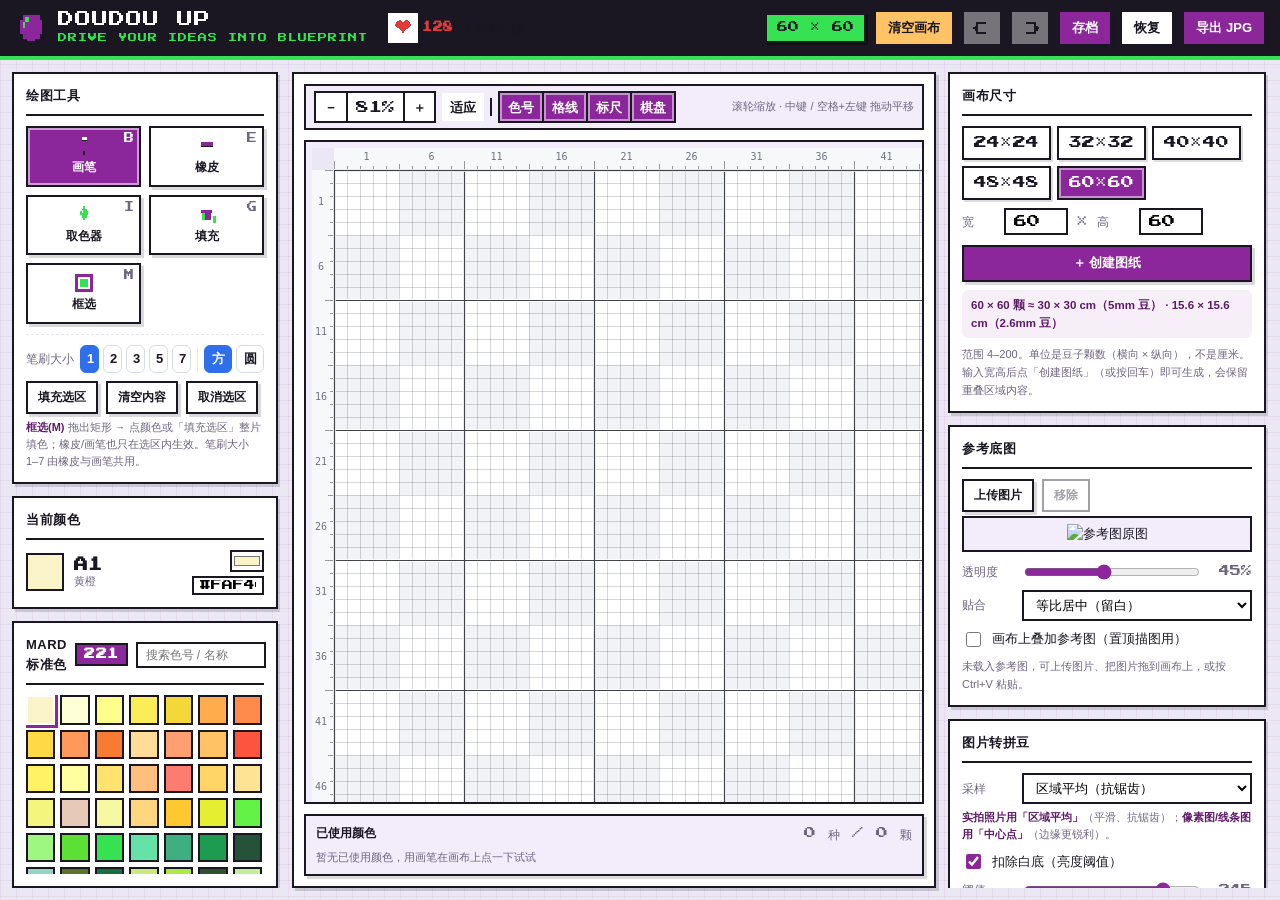
<file: index.html>
<!DOCTYPE html>
<html lang="zh-CN">
<head>
<meta charset="UTF-8" />
<meta name="viewport" content="width=device-width, initial-scale=1" />
<title>doudou UP · 拼豆图纸生成器</title>
<meta name="description" content="拼豆图纸生成器，拼豆图纸在线生成工具。图片转拼豆、拼豆色号对照表、拼豆用量统计、拼豆图纸打印。单文件离线 HTML，双击即用，无需安装不联网。Perler / Hama / 咪小窝通用，221 色 MARD 色号。" />
<meta name="keywords" content="拼豆,拼豆图纸,拼豆图纸生成器,拼豆图纸在线生成,图片转拼豆,拼豆色号,拼豆色号对照表,拼豆图纸打印,拼豆工具,咪小窝,融合豆,Perler beads,Hama beads,perler bead pattern generator" />
<link rel="stylesheet" href="styles.css" />
</head>
<body>

<!-- ============ 顶部栏 ============ -->
<header class="app-header">
  <div class="brand">
    <span class="logo" aria-hidden="true">
      <svg class="logo-svg" viewBox="0 0 16 16" shape-rendering="crispEdges">
        <rect x="4" y="2" width="8" height="2" fill="#8B279B"/>
        <rect x="3" y="4" width="10" height="7" fill="#8B279B"/>
        <rect x="4" y="11" width="8" height="2" fill="#8B279B"/>
        <rect x="6" y="13" width="4" height="1" fill="#8B279B"/>
        <rect x="5" y="3" width="2" height="2" fill="#35E352"/>
        <rect x="4" y="5" width="1" height="3" fill="#35E352"/>
      </svg>
    </span>
    <div class="brand-text">
      <h1>doudou UP</h1>
      <p>Drive your ideas into blueprint</p>
    </div>
  </div>

  <div class="like-box" id="likeBox">
    <button class="like-btn" id="btnLike" title="给作者点赞" data-tip="给作者点赞" aria-label="给作者点赞">
      <svg class="like-heart" viewBox="0 0 16 16" shape-rendering="crispEdges" aria-hidden="true">
        <rect x="4" y="1" width="2" height="1"/>
        <rect x="10" y="1" width="2" height="1"/>
        <rect x="3" y="2" width="4" height="1"/>
        <rect x="9" y="2" width="4" height="1"/>
        <rect x="2" y="3" width="12" height="1"/>
        <rect x="1" y="4" width="14" height="1"/>
        <rect x="1" y="5" width="14" height="1"/>
        <rect x="2" y="6" width="12" height="1"/>
        <rect x="3" y="7" width="10" height="1"/>
        <rect x="4" y="8" width="8" height="1"/>
        <rect x="5" y="9" width="6" height="1"/>
        <rect x="6" y="10" width="4" height="1"/>
        <rect x="7" y="11" width="2" height="1"/>
      </svg>
    </button>
    <span class="like-text"><b id="likeCount">—</b> 人给作者点赞</span>
  </div>

  <div class="header-actions">
    <span class="size-badge" id="sizeBadge">60 × 60</span>
    <button class="btn btn-danger" id="btnClear" title="清空整张画布（可用撤销恢复）">清空画布</button>
    <button class="btn btn-icon" id="btnUndo" title="撤销 (Ctrl+Z)" aria-label="撤销" disabled>
      <svg class="ic-svg" viewBox="0 0 16 16" shape-rendering="crispEdges" fill="currentColor" aria-hidden="true">
        <rect x="3" y="3" width="8" height="2"/>
        <rect x="3" y="11" width="8" height="2"/>
        <rect x="3" y="3" width="2" height="10"/>
        <rect x="1" y="7" width="2" height="2"/>
        <rect x="2" y="6" width="1" height="4"/>
      </svg>
    </button>
    <button class="btn btn-icon" id="btnRedo" title="重做 (Ctrl+Y)" aria-label="重做" disabled>
      <svg class="ic-svg" viewBox="0 0 16 16" shape-rendering="crispEdges" fill="currentColor" aria-hidden="true">
        <rect x="5" y="3" width="8" height="2"/>
        <rect x="5" y="11" width="8" height="2"/>
        <rect x="11" y="3" width="2" height="10"/>
        <rect x="13" y="7" width="2" height="2"/>
        <rect x="13" y="6" width="1" height="4"/>
      </svg>
    </button>
    <button class="btn btn-primary" id="btnSaveJson" title="导出 .json 工程文件，存到浏览器下载文件夹">存档</button>
    <button class="btn" id="btnLoadJson" title="从 .json 工程文件恢复">恢复</button>
    <button class="btn btn-primary" id="btnExportJpg" title="导出图案 + 已使用颜色图例，存到浏览器下载文件夹">导出 JPG</button>
    <input type="file" id="fileJson" accept=".json,application/json" hidden />
  </div>
</header>

<main class="layout">

  <!-- ============ 左栏：绘图工具 + 调色板 ============ -->
  <aside class="panel panel-left">

    <section class="card">
      <h2>绘图工具</h2>
      <div class="tool-grid" id="toolGrid">
        <button class="tool is-active" data-tool="brush">
          <span class="tool-ico"><svg class="tool-svg" viewBox="0 0 16 16" shape-rendering="crispEdges">
            <rect x="6" y="1" width="4" height="2" fill="#ffffff"/>
            <rect x="6" y="3" width="4" height="1" fill="#1a1622"/>
            <rect x="6" y="4" width="4" height="8" fill="#8B279B"/>
            <rect x="7" y="12" width="2" height="2" fill="#1a1622"/>
            <rect x="7" y="14" width="2" height="1" fill="#1a1622"/>
          </svg></span><span class="tool-name">画笔</span><span class="tool-key">B</span>
        </button>
        <button class="tool" data-tool="eraser">
          <span class="tool-ico"><svg class="tool-svg" viewBox="0 0 16 16" shape-rendering="crispEdges">
            <rect x="3" y="5" width="10" height="3" fill="#8B279B"/>
            <rect x="3" y="8" width="10" height="3" fill="#ffffff"/>
            <rect x="3" y="8" width="10" height="1" fill="#1a1622"/>
          </svg></span><span class="tool-name">橡皮</span><span class="tool-key">E</span>
        </button>
        <button class="tool" data-tool="picker">
          <span class="tool-ico"><svg class="tool-svg" viewBox="0 0 16 16" shape-rendering="crispEdges">
            <rect x="7" y="1" width="2" height="2" fill="#35E352"/>
            <rect x="6" y="3" width="4" height="2" fill="#35E352"/>
            <rect x="5" y="5" width="6" height="3" fill="#35E352"/>
            <rect x="6" y="8" width="4" height="2" fill="#35E352"/>
            <rect x="7" y="10" width="2" height="2" fill="#35E352"/>
            <rect x="6" y="4" width="1" height="2" fill="#d6f7dc"/>
          </svg></span><span class="tool-name">取色器</span><span class="tool-key">I</span>
        </button>
        <button class="tool" data-tool="fill">
          <span class="tool-ico"><svg class="tool-svg" viewBox="0 0 16 16" shape-rendering="crispEdges">
            <rect x="3" y="4" width="9" height="2" fill="#8B279B"/>
            <rect x="4" y="6" width="7" height="6" fill="#8B279B"/>
            <rect x="4" y="6" width="2" height="6" fill="#35E352"/>
            <rect x="13" y="9" width="2" height="4" fill="#35E352"/>
            <rect x="13" y="13" width="2" height="1" fill="#35E352"/>
          </svg></span><span class="tool-name">填充</span><span class="tool-key">G</span>
        </button>
        <button class="tool" data-tool="select">
          <span class="tool-ico"><svg class="tool-svg" viewBox="0 0 16 16" shape-rendering="crispEdges">
            <rect x="2" y="2" width="12" height="12" fill="none" stroke="#8B279B" stroke-width="2"/>
            <rect x="5" y="5" width="6" height="6" fill="#35E352"/>
          </svg></span><span class="tool-name">框选</span><span class="tool-key">M</span>
        </button>
      </div>

      <div class="brush-size" id="brushSize">
        <span class="bs-label">笔刷大小</span>
        <button class="bs is-active" data-size="1">1</button>
        <button class="bs" data-size="2">2</button>
        <button class="bs" data-size="3">3</button>
        <button class="bs" data-size="5">5</button>
        <button class="bs" data-size="7">7</button>
        <span class="bs-sep"></span>
        <button class="bs-shape is-active" data-shape="square" title="方形笔刷">方</button>
        <button class="bs-shape" data-shape="circle" title="圆形笔刷">圆</button>
      </div>

      <div class="btn-row" id="selActions" style="margin-top:8px">
        <button class="btn btn-sm" id="btnFillSel" title="把当前选区整片填成当前颜色">填充选区</button>
        <button class="btn btn-sm" id="btnClearSel" title="擦空选区内的豆子">清空内容</button>
        <button class="btn btn-sm" id="btnCancelSel" title="取消选区虚线框">取消选区</button>
      </div>
      <p class="hint tip"><b>框选(M)</b> 拖出矩形 → 点颜色或「填充选区」整片填色；橡皮/画笔也只在选区内生效。笔刷大小 1–7 由橡皮与画笔共用。</p>
    </section>

    <section class="card">
      <h2>当前颜色</h2>
      <div class="current-color">
        <span class="cc-swatch" id="ccSwatch"></span>
        <div class="cc-info">
          <strong id="ccCode">A01</strong>
          <span id="ccName">白色</span>
        </div>
        <div class="cc-pick">
          <input type="color" id="ccNative" value="#ffffff" title="自定义颜色（自动吸附到最接近的豆色）" />
          <input type="text" id="ccHex" maxlength="7" spellcheck="false" value="#FFFFFF" title="输入 HEX 后回车" />
        </div>
      </div>
    </section>

    <section class="card card-grow">
      <h2>
        MARD标准色 <em id="paletteCount" class="tag">64</em>
        <input type="search" id="colorSearch" class="mini-search" placeholder="搜索色号 / 名称" />
      </h2>
      <div class="palette" id="palette"></div>
      <p class="hint" id="paletteEmpty" hidden>没有匹配的豆色</p>
    </section>


  </aside>

  <!-- ============ 中栏：画布 + 标尺 + 使用颜色条 ============ -->
  <section class="stage">

    <!-- 图纸工具条：缩放 / 平移辅助 / 显示开关 -->
    <div class="stage-tools">
      <div class="tool-group">
        <button class="tbtn" id="btnZoomOut" title="缩小 (滚轮下滚)">−</button>
        <button class="tbtn tbtn-wide" id="btnZoomReset" title="恢复 100%（基准 16px/格）">100%</button>
        <button class="tbtn" id="btnZoomIn" title="放大 (滚轮上滚)">＋</button>
      </div>
      <button class="tbtn" id="btnFit" title="适应窗口：自动计算格子大小">适应</button>

      <span class="tsep"></span>

      <div class="tool-group">
        <button class="tbtn tgl is-on" id="tglCode" title="图纸上每个色块内是否显示色号">色号</button>
        <button class="tbtn tgl is-on" id="tglGrid" title="显示格线">格线</button>
        <button class="tbtn tgl is-on" id="tglRuler" title="显示坐标标尺">标尺</button>
        <button class="tbtn tgl is-on" id="tglChecker" title="显示 5 格棋盘底">棋盘</button>
      </div>

      <span class="tspacer"></span>
      <span class="thint">滚轮缩放 · 中键 / 空格+左键 拖动平移</span>
    </div>

    <div class="stage-scroll" id="stageScroll">
      <!-- grid: [左上角] [顶部标尺] / [左侧标尺] [画布]，天然对齐 -->
      <div class="canvas-wrap" id="canvasWrap">
        <div class="ruler-corner" id="rulerCorner"></div>
        <canvas id="rulerTop" class="ruler ruler-top"></canvas>
        <canvas id="rulerLeft" class="ruler ruler-left"></canvas>
        <canvas id="board" class="board"></canvas>
      </div>
    </div>

    <div class="used-bar">
      <div class="used-head">
        <span>已使用颜色</span>
        <em id="usedSummary">0 种 / 0 颗</em>
      </div>
      <div class="used-list" id="usedBar">
        <span class="used-empty">暂无已使用颜色，用画笔在画布上点一下试试</span>
      </div>
    </div>
  </section>

  <!-- ============ 右栏：属性面板 ============ -->
  <aside class="panel panel-right">

    <section class="card">
      <h2>画布尺寸</h2>
      <div class="preset-row" id="presetRow">
        <button class="chip" data-size="24">24×24</button>
        <button class="chip" data-size="32">32×32</button>
        <button class="chip" data-size="40">40×40</button>
        <button class="chip" data-size="48">48×48</button>
        <button class="chip is-active" data-size="60">60×60</button>
      </div>
      <div class="field-row custom-fields">
        <label for="inW">宽</label>
        <input type="number" id="inW" class="num" min="4" max="200" step="1" value="60" />
        <span class="x">×</span>
        <label for="inH">高</label>
        <input type="number" id="inH" class="num" min="4" max="200" step="1" value="60" />
      </div>
      <button class="btn btn-primary btn-block" id="btnApplySize">＋ 创建图纸</button>
      <p class="size-cm" id="sizeCm"></p>
      <p class="hint">范围 4–200。单位是豆子颗数（横向 × 纵向），不是厘米。输入宽高后点「创建图纸」（或按回车）即可生成，会保留重叠区域内容。</p>
    </section>

    <section class="card">
      <h2>参考底图</h2>
      <div class="btn-row">
        <button class="btn btn-sm" id="btnUploadImg">上传图片</button>
        <button class="btn btn-sm" id="btnRemoveImg" disabled>移除</button>
        <input type="file" id="fileImg" accept="image/*" hidden />
      </div>
      <!-- 参考图原图预览：显示在画布范围之外，不会被拼豆图案遮盖 -->
      <div class="ref-preview" id="refPreviewBox" hidden>
        <img id="refPreview" alt="参考图原图" />
      </div>
      <div class="field-row">
        <label for="inOpacity">透明度</label>
        <input type="range" id="inOpacity" min="0" max="100" step="1" value="45" />
        <span class="num-tag" id="opacityVal">45%</span>
      </div>
      <div class="field-row">
        <label for="selFit">贴合</label>
        <select id="selFit" class="select">
          <option value="contain" selected>等比居中（留白）</option>
          <option value="stretch">拉伸铺满</option>
        </select>
      </div>
      <label class="switch"><input type="checkbox" id="optShowRef" /><span>画布上叠加参考图（置顶描图用）</span></label>
      <p class="hint" id="refInfo">未载入参考图，可上传图片、把图片拖到画布上，或按 Ctrl+V 粘贴。</p>
    </section>

    <section class="card">
      <h2>图片转拼豆</h2>
      <div class="field-row">
        <label for="selSample">采样</label>
        <select id="selSample" class="select">
          <option value="average" selected>区域平均（抗锯齿）</option>
          <option value="center">中心点</option>
        </select>
      </div>
      <p class="hint tip"><b>实拍照片用「区域平均」</b>（平滑、抗锯齿）；<b>像素图/线条图用「中心点」</b>（边缘更锐利）。</p>

      <label class="switch"><input type="checkbox" id="optCutWhite" checked /><span>扣除白底（亮度阈值）</span></label>
      <div class="field-row">
        <label for="inCutTh">阈值</label>
        <input type="range" id="inCutTh" min="200" max="255" step="1" value="245" />
        <span class="num-tag" id="cutThVal">245</span>
      </div>
      <p class="hint tip"><b>白底图必开</b>；<b>深色/复杂背景图关掉</b>，否则浅色细节会被误抠（阈值越低抠得越多）。</p>

      <label class="switch"><input type="checkbox" id="optSuppress" checked /><span>白色抑制（加大白色距离惩罚）</span></label>
      <div class="field-row">
        <label for="inPenalty">系数</label>
        <input type="range" id="inPenalty" min="1" max="40" step="1" value="18" />
        <span class="num-tag" id="penaltyVal">1.8</span>
      </div>
      <p class="hint tip"><b>想减少死白、让画面更有色彩时开</b>；系数越大，白豆越少。</p>

      <label class="switch"><input type="checkbox" id="optAutoSuppress" checked /><span>自动抑制（超上限自动加码）</span></label>
      <div class="field-row">
        <label for="inWhiteLimit">白占比上限</label>
        <input type="range" id="inWhiteLimit" min="10" max="60" step="1" value="35" />
        <span class="num-tag" id="whiteLimitVal">35%</span>
      </div>
      <p class="hint tip"><b>白豆占比超上限时自动加码</b>。</p>

      <button class="btn btn-primary btn-block" id="btnConvert">转为拼豆图案</button>
      <p class="hint" id="convertInfo">按 RGB 欧式距离匹配最接近的豆色。</p>
    </section>

    <section class="card">
      <h2>图案变换</h2>
      <div class="btn-grid">
        <button class="btn btn-sm" data-tf="mirrorH">水平镜像</button>
        <button class="btn btn-sm" data-tf="mirrorV">垂直镜像</button>
        <button class="btn btn-sm" data-tf="rotCW">顺时针 90°</button>
        <button class="btn btn-sm" data-tf="rotCCW">逆时针 90°</button>
      </div>
      <p class="hint">旋转后画布宽高互换，标尺与格子自动重新适配。</p>
    </section>

    <section class="card card-grow">
      <h2>
        豆子用量清单
        <button class="btn btn-xs" id="btnExportCsv">导出 CSV</button>
      </h2>
      <div class="stat-head">
        <span>合计 <strong id="statTotal">0</strong> 颗</span>
        <span>白色占比 <strong id="statWhite">0%</strong></span>
      </div>
      <div class="stat-list" id="statList">
        <span class="used-empty">暂无数据</span>
      </div>
    </section>


  </aside>
</main>

<div class="toast-wrap" id="toastWrap"></div>

<!-- ============ 点赞庆祝弹窗 ============ -->
<div class="like-pop" id="likePop" hidden>
  <div class="like-pop-box">
    <svg class="rocket" viewBox="0 0 16 16" shape-rendering="crispEdges" aria-hidden="true">
      <!-- 箭体 -->
      <rect x="7" y="1" width="2" height="2" fill="#D6D6D6"/>
      <rect x="6" y="3" width="4" height="1" fill="#EDEDED"/>
      <rect x="6" y="4" width="4" height="3" fill="#EDEDED"/>
      <rect x="6" y="7" width="4" height="1" fill="#C9C9C9"/>
      <!-- 舷窗 -->
      <rect x="7" y="5" width="2" height="1" fill="#35E352"/>
      <!-- 尾翼 -->
      <rect x="4" y="6" width="2" height="2" fill="#8B279B"/>
      <rect x="10" y="6" width="2" height="2" fill="#8B279B"/>
      <!-- 火焰 -->
      <rect x="7" y="8" width="2" height="1" fill="#FFC365"/>
      <rect x="7" y="9" width="2" height="1" fill="#E23B3B"/>
      <rect x="6" y="10" width="4" height="1" fill="#FFC365"/>
      <rect x="7" y="11" width="2" height="1" fill="#E23B3B"/>
    </svg>
    <p class="like-pop-text">感谢点赞，作者已获得核动力！</p>
  </div>
</div>

<script src="app.js"></script>
</body>
</html>
</file>
<file: styles.css>
/* ============================================================
 * doudou UP - 像素颗粒(8-bit)风格样式
 * 1) 变量与基础（像素字体 / 硬阴影 / 方块圆角）
 * 2) 顶部栏
 * 3) 三栏布局
 * 4) 卡片 / 表单控件
 * 5) 画布舞台与标尺
 * 6) 调色板 / 使用颜色条 / 统计清单
 * 7) 提示与响应式
 * ============================================================ */

/* ---------- 像素字体（离线内嵌） ---------- */
@font-face {
  font-family: 'Pixel';
  src: url('[data-uri]') format('woff2');
  font-weight: normal;
  font-style: normal;
  font-display: swap;
}

/* ---------- 1) 变量与基础 ---------- */
:root {
  --bg: #ece7f4;                       /* 浅薰衣草白（巴斯光年·白） */
  --bg-grid: rgba(139, 39, 155, .07); /* 淡紫网格（D14 派生） */
  --panel: #ffffff;
  --panel-2: #f2ecfb;
  --ink: #1a1622;                      /* 近黑（巴斯光年·黑） */
  --muted: #6e6580;
  --accent: #8B279B;                   /* 紫（MARD221 色卡 D14） */
  --accent-ink: #5e1a69;
  --accent-soft: #ead7ed;
  --green: #35E352;                    /* 绿（MARD221 色卡 B5） */
  --green-soft: #d6f7dc;
  --teal: #2ec4b6;
  --yellow: #ffd23f;
  --blue: #3a86ff;
  --danger: #e23b3b;
  --danger-soft: #fbe3e3;
  --radius: 0px;                        /* 方块化 */
  --bw: 2px;                           /* 描边粗细 */
  --shadow-hard: 4px 4px 0 var(--ink);
  --shadow-soft: 3px 3px 0 rgba(26, 22, 34, .16);
  --ruler: 22px;
  --font-pixel: 'Pixel', 'Courier New', ui-monospace, monospace;
}

* { box-sizing: border-box; }

html, body {
  height: 100%;
  margin: 0;
}

body {
  display: flex;
  flex-direction: column;
  overflow: hidden;
  color: var(--ink);
  font: 13px/1.55 "PingFang SC", "Microsoft YaHei", "Helvetica Neue", Arial, sans-serif;
  /* 坐标纸/像素网格底纹，呼应拼豆图纸 */
  background-color: var(--bg);
  background-image:
    linear-gradient(var(--bg-grid) 1px, transparent 1px),
    linear-gradient(90deg, var(--bg-grid) 1px, transparent 1px);
  background-size: 16px 16px;
  -webkit-font-smoothing: antialiased;
}

h1, h2, h3, p { margin: 0; }

button { font: inherit; color: inherit; }

/* ---------- 2) 顶部栏 ---------- */
.app-header {
  flex: 0 0 auto;
  height: 60px;
  display: flex;
  align-items: center;
  justify-content: space-between;
  gap: 16px;
  padding: 0 14px;
  background: var(--ink);
  border-bottom: 4px solid var(--green);
}

.brand { display: flex; align-items: center; gap: 10px; }

.brand .logo {
  width: 34px; height: 34px;
  display: block;
  image-rendering: pixelated;
}
.brand .logo-svg { width: 100%; height: 100%; display: block; }

.brand-text h1 {
  font-family: var(--font-pixel);
  font-size: 16px;
  font-weight: 400;
  letter-spacing: 1px;
  color: #ffffff;
  text-transform: uppercase;
  line-height: 1;
}
.brand-text p {
  font-family: var(--font-pixel);
  font-size: 9px;
  letter-spacing: 1px;
  color: var(--green);
  text-transform: uppercase;
  margin-top: 4px;
}

.header-actions { display: flex; align-items: center; gap: 8px; margin-left: auto; }

/* ---------- 点赞（给作者） ---------- */
.like-box { display: flex; align-items: center; gap: 2px; padding: 0 2px; }
.like-btn {
  display: inline-flex; align-items: center; justify-content: center;
  width: 34px; height: 34px; padding: 0;
  border: var(--bw) solid var(--ink); border-radius: var(--radius);
  background: var(--panel); cursor: pointer;
  box-shadow: var(--shadow-soft);
  transition: transform .06s, background .12s, box-shadow .06s;
}
.like-btn:hover { background: var(--accent-soft); }
.like-btn:active { transform: translate(2px, 2px); box-shadow: 1px 1px 0 var(--ink); }
.like-btn.is-liked { background: var(--danger-soft); }
.like-heart { width: 18px; height: 18px; display: block; fill: var(--danger); }
.like-btn.is-liked .like-heart { fill: #e23b3b; }
.like-text {
  font-family: var(--font-pixel); font-size: 10px; color: var(--ink);
  letter-spacing: .5px; white-space: nowrap;
}
.like-text b { color: var(--danger); }

.size-badge {
  padding: 4px 10px;
  border: var(--bw) solid var(--ink);
  background: var(--green);
  color: var(--ink);
  font-family: var(--font-pixel);
  font-size: 11px;
  box-shadow: 2px 2px 0 rgba(0, 0, 0, .35);
  white-space: nowrap;
}

/* ---------- 3) 三栏布局 ---------- */
.layout {
  flex: 1 1 auto;
  min-height: 0;
  display: grid;
  grid-template-columns: 268px minmax(0, 1fr) 320px;
  grid-template-rows: minmax(0, 1fr);
  gap: 12px;
  padding: 12px;
}

.panel {
  min-height: 0;
  overflow-y: auto;
  overflow-x: hidden;
  display: flex;
  flex-direction: column;
  gap: 12px;
  padding-right: 2px;
}

/* ---------- 4) 卡片 / 表单控件 ---------- */
.card {
  flex: 0 0 auto;
  background: var(--panel);
  border: var(--bw) solid var(--ink);
  border-radius: var(--radius);
  padding: 12px;
  box-shadow: var(--shadow-soft);
}

.card.card-grow {
  flex: 1 1 auto;
  min-height: 180px;
  display: flex;
  flex-direction: column;
}

.card h2 {
  display: flex;
  align-items: center;
  gap: 8px;
  margin-bottom: 10px;
  padding-bottom: 8px;
  border-bottom: var(--bw) solid var(--ink);
  font-size: 13px;
  font-weight: 800;
  color: var(--ink);
  letter-spacing: .5px;
}

.card h2 .tag {
  padding: 1px 7px;
  border: var(--bw) solid var(--ink);
  background: var(--accent);
  color: #fff;
  font-size: 11px;
  font-style: normal;
  font-weight: 800;
  font-family: var(--font-pixel);
}

.card h2 .btn { margin-left: auto; }

.hint {
  margin-top: 8px;
  font-size: 11px;
  line-height: 1.6;
  color: var(--muted);
}
.hint.warn { color: var(--accent-ink); }
.hint.ok { color: #1f8a4c; }
/* 参数说明：紧跟控件、更紧凑 */
.hint.tip { margin-top: 5px; line-height: 1.55; }
.hint.tip b { color: var(--accent-ink); font-weight: 800; }

/* 画布尺寸的实物换算提示（颗数 → 厘米） */
.size-cm {
  margin: 8px 0 0;
  padding: 6px 9px;
  border-radius: 6px;
  background: rgba(139, 39, 155, .07);
  font-size: 11.5px;
  line-height: 1.6;
  color: var(--accent-ink);
  font-weight: 600;
}

.btn {
  padding: 6px 12px;
  border: var(--bw) solid var(--ink);
  border-radius: var(--radius);
  background: var(--panel);
  cursor: pointer;
  font-weight: 700;
  box-shadow: var(--shadow-soft);
  transition: transform .06s, background .12s, box-shadow .06s;
}
.btn:hover:not(:disabled) { background: var(--accent-soft); }
.btn:active:not(:disabled) { transform: translate(2px, 2px); box-shadow: 1px 1px 0 var(--ink); }
.btn:disabled { opacity: .4; cursor: not-allowed; box-shadow: none; }

.btn-primary {
  background: var(--accent);
  border-color: var(--ink);
  color: #fff;
}
.btn-primary:hover:not(:disabled) { background: var(--accent-ink); }

.btn-danger {
  color: var(--ink);
  background: #FFC365;                 /* 清空画布按钮：MARD221 色卡 A13 */
  border-color: var(--ink);
}
.btn-danger:hover:not(:disabled) { background: #F2B23E; }

.btn-sm { padding: 5px 10px; font-size: 12px; }
.btn-xs { padding: 2px 8px; font-size: 11px; }
.btn-block { width: 100%; margin-top: 10px; }

.btn-icon { display: inline-flex; align-items: center; justify-content: center; padding: 6px 8px; color: var(--ink); line-height: 0; }
.btn-icon .ic-svg { width: 20px; height: 20px; display: block; }

.btn-row { display: flex; gap: 8px; }
.btn-grid { display: grid; grid-template-columns: 1fr 1fr; gap: 8px; }

.field-row {
  display: flex;
  align-items: center;
  gap: 8px;
  margin-top: 8px;
}
.field-row > label {
  flex: 0 0 auto;
  min-width: 52px;
  color: var(--muted);
  font-size: 12px;
}
.field-row .x { color: var(--muted); font-family: var(--font-pixel); }

/* 自定义尺寸：输入框行紧凑且可换行，创建按钮独占全宽一行，避免被面板 overflow-x 裁掉 */
.custom-fields { flex-wrap: wrap; }
.custom-fields > label { min-width: 34px; }
.custom-fields .num { width: 64px; }
#btnApplySize { font-size: 13px; }

.num {
  width: 68px;
  padding: 5px 8px;
  border: var(--bw) solid var(--ink);
  border-radius: var(--radius);
  background: #fff;
  font-variant-numeric: tabular-nums;
  font-family: var(--font-pixel);
}
.num:focus { outline: 2px solid var(--accent); border-color: var(--ink); }

.num-tag {
  flex: 0 0 auto;
  min-width: 42px;
  text-align: right;
  color: var(--muted);
  font-size: 11px;
  font-family: var(--font-pixel);
}

.select {
  flex: 1 1 auto;
  min-width: 0;
  padding: 5px 8px;
  border: var(--bw) solid var(--ink);
  border-radius: var(--radius);
  background: #fff;
}

/* 参考图原图预览：显示在画布范围之外，始终可见、不被拼豆遮盖 */
.ref-preview {
  margin: 4px 0 10px;
  padding: 6px;
  border: var(--bw) solid var(--ink);
  border-radius: var(--radius);
  background: var(--panel-2);
  display: flex;
  justify-content: center;
  align-items: center;
}
.ref-preview img {
  max-width: 100%;
  max-height: 180px;
  display: block;
  image-rendering: auto;          /* 原图保持清晰，不走像素化 */
}

.mini-search {
  margin-left: auto;
  width: 130px;
  padding: 4px 8px;
  border: var(--bw) solid var(--ink);
  border-radius: var(--radius);
  background: #fff;
  font-size: 12px;
}

input[type="range"] {
  flex: 1 1 auto;
  min-width: 0;
  accent-color: var(--accent);
}

.switch {
  display: flex;
  align-items: center;
  gap: 8px;
  margin-top: 8px;
  cursor: pointer;
  user-select: none;
}
.switch input { accent-color: var(--accent); width: 15px; height: 15px; }

.preset-row { display: flex; flex-wrap: wrap; gap: 6px; }

.chip {
  padding: 5px 10px;
  border: var(--bw) solid var(--ink);
  border-radius: var(--radius);
  background: var(--panel);
  cursor: pointer;
  font-variant-numeric: tabular-nums;
  font-family: var(--font-pixel);
  box-shadow: 2px 2px 0 rgba(43, 39, 56, .16);
}
.chip:hover { background: var(--accent-soft); }
.chip.is-active {
  background: var(--accent);
  border-color: var(--ink);
  color: #fff;
  box-shadow: inset 0 0 0 2px rgba(255, 255, 255, .5);
}

/* 工具按钮 */
.tool-grid { display: grid; grid-template-columns: 1fr 1fr; gap: 8px; }

.tool {
  position: relative;
  display: flex;
  flex-direction: column;
  align-items: center;
  gap: 2px;
  padding: 8px 4px;
  border: var(--bw) solid var(--ink);
  border-radius: var(--radius);
  background: var(--panel);
  cursor: pointer;
  box-shadow: var(--shadow-soft);
}
.tool:hover { background: var(--accent-soft); }
.tool-svg { width: 20px; height: 20px; display: block; }
.tool-ico { line-height: 1; }
.tool-name { font-size: 12px; font-weight: 700; }
.tool-key {
  position: absolute;
  top: 3px; right: 5px;
  color: var(--muted);
  font-size: 10px;
  font-family: var(--font-pixel);
}
.tool.is-active {
  border-color: var(--ink);
  background: var(--accent);
  box-shadow: inset 0 0 0 2px rgba(255, 255, 255, .55);
}
.tool.is-active .tool-name,
.tool.is-active .tool-key { color: #fff; }

/* 当前颜色 */
.current-color {
  display: flex;
  align-items: center;
  gap: 10px;
}
.cc-swatch {
  width: 38px; height: 38px;
  border: var(--bw) solid var(--ink);
  border-radius: var(--radius);
}
.cc-info { display: flex; flex-direction: column; line-height: 1.3; min-width: 0; }
.cc-info strong { font-size: 14px; font-family: var(--font-pixel); }
.cc-info span { color: var(--muted); font-size: 11px; }
.cc-pick { margin-left: auto; display: flex; flex-direction: column; gap: 4px; align-items: flex-end; }
.cc-pick input[type="color"] {
  width: 34px; height: 22px;
  padding: 0;
  border: var(--bw) solid var(--ink);
  border-radius: var(--radius);
  background: #fff;
  cursor: pointer;
}
.cc-pick input[type="text"] {
  width: 72px;
  padding: 2px 6px;
  border: var(--bw) solid var(--ink);
  border-radius: var(--radius);
  font-size: 11px;
  font-family: var(--font-pixel);
}

/* ---------- 5) 画布舞台与标尺 ---------- */
.stage {
  min-width: 0;
  min-height: 0;
  display: flex;
  flex-direction: column;
  gap: 10px;
  padding: 10px;
  background: var(--panel);
  border: var(--bw) solid var(--ink);
  border-radius: var(--radius);
  box-shadow: var(--shadow-soft);
}

/* 图纸工具条：缩放 / 显示开关 */
.stage-tools {
  flex: 0 0 auto;
  display: flex;
  align-items: center;
  gap: 6px;
  padding: 5px 8px;
  border: var(--bw) solid var(--ink);
  border-radius: var(--radius);
  background: var(--panel-2);
}

.tool-group {
  display: flex;
  align-items: center;
  border: var(--bw) solid var(--ink);
  border-radius: var(--radius);
  overflow: hidden;
  background: var(--panel);
}

.tbtn {
  min-width: 30px;
  height: 28px;
  padding: 0 8px;
  border: 0;
  border-radius: var(--radius);
  background: var(--panel);
  cursor: pointer;
  font-size: 13px;
  font-weight: 700;
  line-height: 1;
  transition: background .12s, color .12s;
}
.tbtn:hover { background: var(--accent-soft); }

/* 分组内的按钮去掉独立圆角，形成连体按钮组 */
.tool-group .tbtn { border-radius: 0; }
.tool-group .tbtn + .tbtn { border-left: var(--bw) solid var(--ink); }

.tbtn-wide { min-width: 56px; font-family: var(--font-pixel); font-weight: 400; }

/* 开关型按钮：开启态高亮 */
.tbtn.tgl { color: var(--muted); }
.tbtn.tgl.is-on {
  background: var(--accent);
  color: #fff;
  box-shadow: inset 0 0 0 2px rgba(255, 255, 255, .5);
}

.tsep {
  width: var(--bw);
  height: 18px;
  background: var(--ink);
}
.tspacer { flex: 1 1 auto; }
.thint { color: var(--muted); font-size: 11px; }

/* 画布容器永远居中：flex + 子元素 margin:auto，避免内容过大时被裁切 */
.stage-scroll {
  flex: 1 1 auto;
  min-height: 0;
  display: flex;
  overflow: hidden;          /* 平移改用 transform，不再依赖滚动条 */
  background: var(--panel-2);
  border: var(--bw) solid var(--ink);
  border-radius: var(--radius);
}

.canvas-wrap {
  margin: auto;              /* 居中基线（与 transform 平移叠加） */
  padding: 6px;
  display: grid;
  grid-template-columns: var(--ruler) auto;
  grid-template-rows: var(--ruler) auto;
  gap: 0;
  will-change: transform;
}

/* 隐藏标尺时把轨道尺寸收缩为 0，保证画布仍然对齐 */
.canvas-wrap.no-ruler {
  grid-template-columns: 0 auto;
  grid-template-rows: 0 auto;
}
.canvas-wrap.no-ruler .ruler,
.canvas-wrap.no-ruler .ruler-corner { display: none; }

/* 标尺与画布的分割线统一画在 canvas 内部，不使用 border，
   避免 border 撑大布局盒导致标尺与格子错位 */
.ruler-corner { background: var(--bg); }

.ruler { display: block; }

.board {
  display: block;
  cursor: crosshair;
  touch-action: none;
  background: #fff;
  /* 不用 border（会撑大布局盒导致标尺错位），外框画在 canvas 内部 */
  image-rendering: pixelated;
}
/* 按住空格 / Alt 时的抓手光标 */
.board.is-grab { cursor: grab; }
.board.is-grabbing { cursor: grabbing; }

/* ---------- 6) 调色板 / 使用颜色条 / 统计清单 ---------- */
.palette {
  display: grid;
  grid-template-columns: repeat(auto-fill, minmax(28px, 1fr));
  gap: 5px;
  overflow-y: auto;
  max-height: 210px;
  padding-right: 2px;
}

.sw {
  position: relative;
  width: 100%;
  aspect-ratio: 1 / 1;
  padding: 0;
  border: var(--bw) solid var(--ink);
  border-radius: var(--radius);
  cursor: pointer;
}
.sw:hover { transform: scale(1.08); }
.sw.is-active {
  box-shadow: 0 0 0 3px var(--accent);
  border-color: #fff;
  z-index: 1;
}

.used-bar {
  flex: 0 0 auto;
  border: var(--bw) solid var(--ink);
  border-radius: var(--radius);
  background: var(--panel-2);
  padding: 8px 10px;
  box-shadow: var(--shadow-soft);
}
.used-head {
  display: flex;
  align-items: center;
  justify-content: space-between;
  margin-bottom: 6px;
  font-size: 12px;
  font-weight: 800;
}
.used-head em { font-style: normal; font-weight: 500; color: var(--muted); font-family: var(--font-pixel); }

.used-list {
  display: flex;
  flex-wrap: wrap;
  gap: 6px;
  max-height: 74px;
  overflow-y: auto;
}

.used-chip {
  display: inline-flex;
  align-items: center;
  gap: 5px;
  padding: 3px 8px 3px 4px;
  border: var(--bw) solid var(--ink);
  border-radius: var(--radius);
  background: var(--panel);
  cursor: pointer;
  font-size: 11px;
}
.used-chip:hover { background: var(--accent-soft); }
.used-chip i {
  width: 13px; height: 13px;
  border: var(--bw) solid var(--ink);
  border-radius: var(--radius);
}
.used-chip b { font-family: var(--font-pixel); }
.used-chip span { color: var(--muted); }
.used-chip.is-active { border-color: var(--accent); box-shadow: 0 0 0 2px var(--accent-soft); }

.used-empty { color: var(--muted); font-size: 11px; }

.stat-head {
  display: flex;
  justify-content: space-between;
  padding-bottom: 6px;
  border-bottom: 2px dashed var(--ink);
  font-size: 12px;
  color: var(--muted);
}
.stat-head strong { color: var(--ink); font-family: var(--font-pixel); }

.stat-list {
  flex: 1 1 auto;
  min-height: 60px;
  overflow-y: auto;
  margin-top: 6px;
}

.stat-row {
  display: grid;
  /* 6 列：色块 / 色号 / 名称 / 占比条 / 数量 / 百分比 */
  grid-template-columns: 14px 40px minmax(0, 1fr) 46px 34px 38px;
  align-items: center;
  gap: 6px;
  padding: 3px 0;
  font-size: 11px;
  cursor: pointer;
  border-radius: var(--radius);
}
.stat-row:hover { background: var(--accent-soft); }
.stat-row > i {
  width: 14px; height: 14px;
  border: var(--bw) solid var(--ink);
  border-radius: var(--radius);
}
.stat-row .sr-code { font-family: var(--font-pixel); }
.stat-row .sr-name { color: var(--muted); white-space: nowrap; overflow: hidden; text-overflow: ellipsis; }
.stat-row .sr-bar { height: 8px; border: var(--bw) solid var(--ink); background: var(--panel-2); overflow: hidden; }
.stat-row .sr-bar > i {
  display: block;
  width: auto;
  height: 100%;
  border: 0;
  border-radius: 0;
}
.stat-row .sr-cnt { text-align: right; font-family: var(--font-pixel); }
.stat-row .sr-pct { text-align: right; color: var(--muted); font-family: var(--font-pixel); }

/* ---------- 7) 提示与响应式 ---------- */
.toast-wrap {
  position: fixed;
  left: 50%;
  bottom: 26px;
  transform: translateX(-50%);
  display: flex;
  flex-direction: column;
  gap: 8px;
  align-items: center;
  z-index: 99;
  pointer-events: none;
}

.toast {
  padding: 8px 16px;
  border: var(--bw) solid var(--ink);
  border-radius: var(--radius);
  background: var(--ink);
  color: #fff;
  font-size: 12px;
  font-weight: 700;
  box-shadow: var(--shadow-hard);
  animation: toast-in .18s ease-out;
}
.toast.warn { background: var(--yellow); color: var(--ink); }
.toast.err { background: var(--danger); color: #fff; }

@keyframes toast-in {
  from { opacity: 0; transform: translateY(8px); }
  to { opacity: 1; transform: none; }
}

/* ---------- 点赞庆祝弹窗 ---------- */
.like-pop {
  position: fixed;
  inset: 0;
  z-index: 200;
  display: flex;
  align-items: center;
  justify-content: center;
  background: rgba(20, 8, 24, .42);
  animation: likepop-fade .2s ease-out;
}
.like-pop[hidden] { display: none; }

.like-pop-box {
  width: min(86vw, 360px);
  padding: 26px 22px 22px;
  background: #fff;
  border: var(--bw) solid var(--ink);
  border-radius: var(--radius);
  box-shadow: var(--shadow-hard);
  text-align: center;
  display: flex;
  flex-direction: column;
  align-items: center;
  gap: 14px;
  animation: likepop-pop .26s cubic-bezier(.2, .9, .3, 1.4);
}

.rocket {
  width: 64px;
  height: 64px;
  image-rendering: pixelated;
  animation: rocket-fly 1.4s ease-in .35s forwards;
}

.like-pop-text {
  margin: 0;
  /* 与页面正文一致的中文字体（像素字体不含中文字形，故改用页面已有字体） */
  font-family: "PingFang SC", "Microsoft YaHei", "Helvetica Neue", Arial, sans-serif;
  font-size: 15px;
  font-weight: 700;
  line-height: 1.6;
  color: var(--ink);
}

@keyframes likepop-fade {
  from { opacity: 0; }
  to { opacity: 1; }
}
@keyframes likepop-pop {
  from { opacity: 0; transform: translateY(10px) scale(.92); }
  to { opacity: 1; transform: none; }
}
/* 火箭起飞：向上飞出并淡出，结束后弹窗自动消失由 JS 控制 */
@keyframes rocket-fly {
  0%   { transform: translateY(0) scale(1); opacity: 1; }
  60%  { transform: translateY(-40px) scale(1.05); opacity: 1; }
  100% { transform: translateY(-220px) scale(.7); opacity: 0; }
}

/* 笔刷大小控件 */
.brush-size {
  display: flex;
  align-items: center;
  gap: 4px;
  margin-top: 10px;
  padding-top: 10px;
  border-top: 1px dashed #E3E7ED;
}
.bs-label {
  font-size: 12px;
  color: var(--muted, #6B7280);
  margin-right: 2px;
}
.bs {
  flex: 1;
  min-width: 0;
  height: 28px;
  border: 1px solid #D7DCE3;
  border-radius: 6px;
  background: #fff;
  color: var(--ink, #1B1D21);
  font-size: 13px;
  font-weight: 700;
  cursor: pointer;
  transition: all .12s ease;
}
.bs:hover { border-color: #2F6FED; color: #2F6FED; }
.bs.is-active {
  background: #2F6FED;
  border-color: #2F6FED;
  color: #fff;
}
.bs-sep {
  width: 1px;
  align-self: stretch;
  margin: 2px 2px;
  background: #E3E7ED;
}
.bs-shape {
  width: 28px;
  height: 28px;
  border: 1px solid #D7DCE3;
  border-radius: 6px;
  background: #fff;
  color: var(--ink, #1B1D21);
  font-size: 13px;
  font-weight: 700;
  cursor: pointer;
  transition: all .12s ease;
}
.bs-shape:hover { border-color: #2F6FED; color: #2F6FED; }
.bs-shape.is-active {
  background: #2F6FED;
  border-color: #2F6FED;
  color: #fff;
}

@media (max-width: 1180px) {
  body { overflow: auto; }
  .layout {
    grid-template-columns: 1fr;
    grid-template-rows: auto;
    height: auto;
  }
  .panel { overflow: visible; max-height: none; }
  .stage { min-height: 60vh; }
  .stage-scroll { min-height: 420px; }
}
</file>
